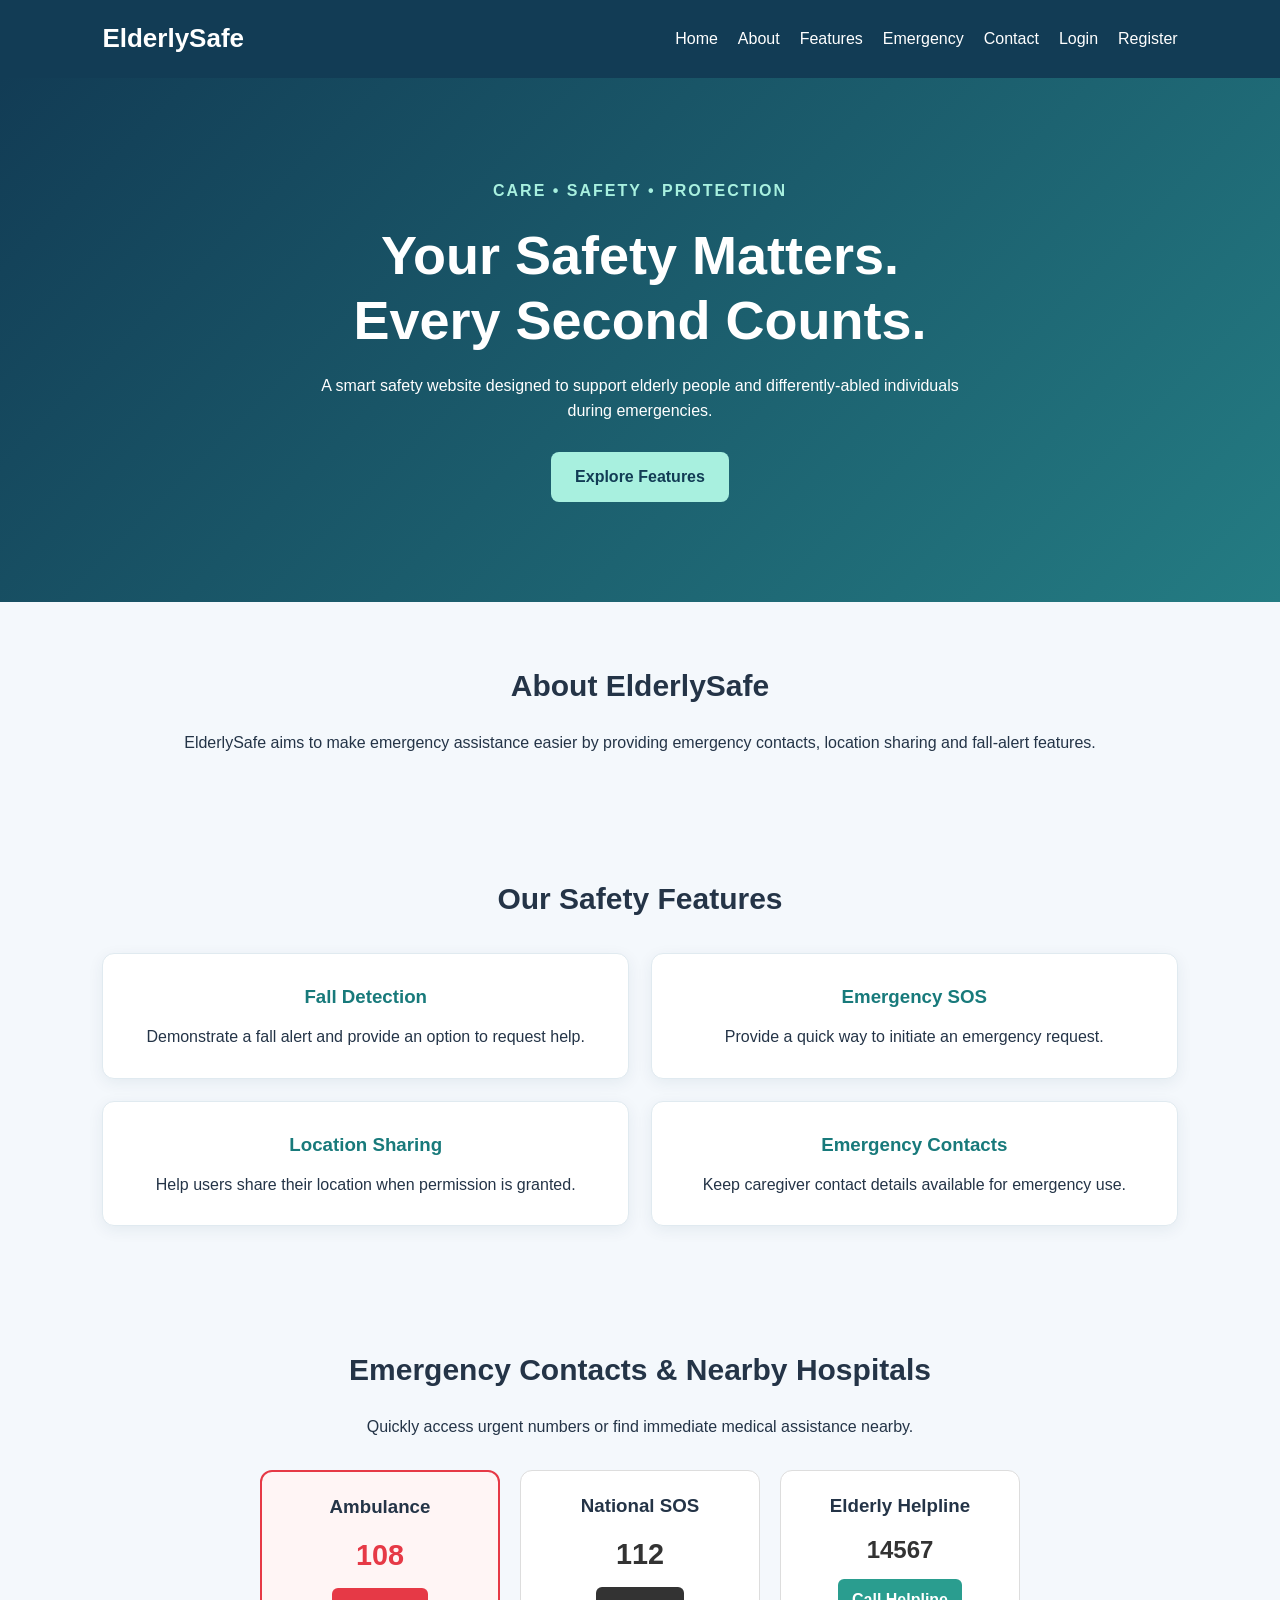
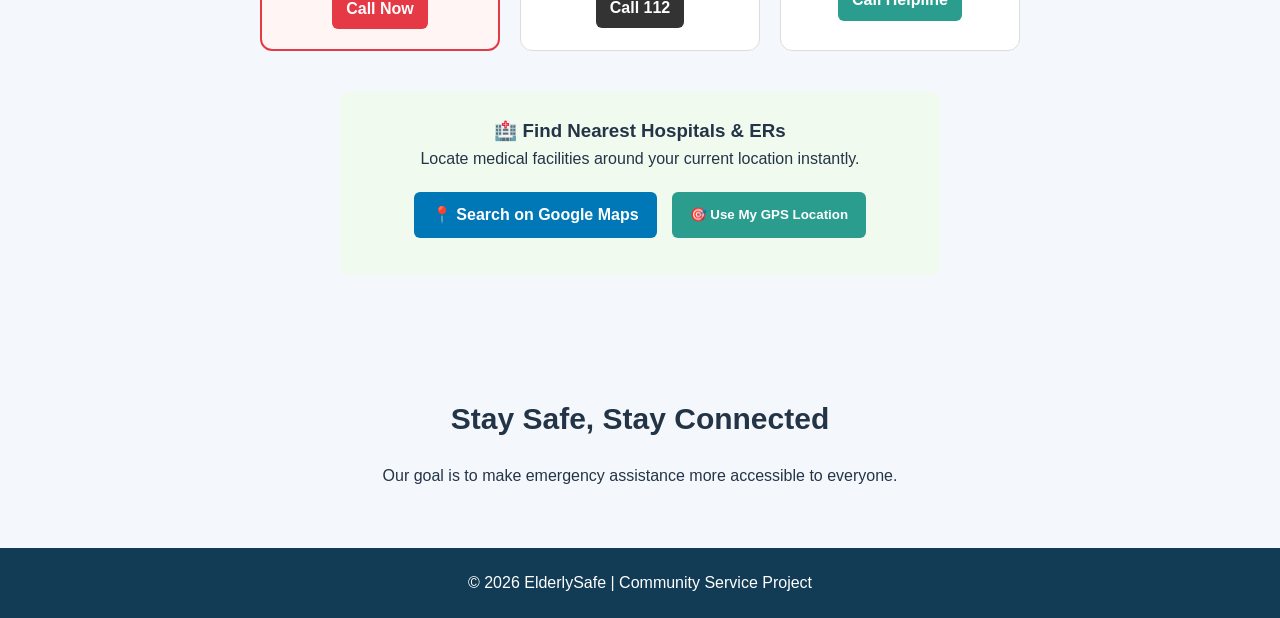
<file: ElderlySafeWebsite/index.html>
<!DOCTYPE html>
<html lang="en">
<head>
    <meta charset="UTF-8">
    <meta name="viewport" content="width=device-width, initial-scale=1.0">
    <title>ElderlySafe - Fall Detection System</title>
    <link rel="stylesheet" href="css/style.css">
</head>
<body>

    <header>
        <h2>ElderlySafe</h2>
        <nav>
            <a href="index.html">Home</a>
            <a href="#about">About</a>
            <a href="#features">Features</a>
            <!-- Added Emergency nav link -->
            <a href="#emergency-contacts">Emergency</a>
            <a href="#contact">Contact</a>
            <a href="login.html">Login</a>
            <a href="register.html">Register</a>
        </nav>
    </header>

    <main>
        <section class="hero">
            <p class="tagline">CARE • SAFETY • PROTECTION</p>

            <h1>Your Safety Matters.<br>
                Every Second Counts.</h1>

            <p>
                A smart safety website designed to support
                elderly people and differently-abled individuals
                during emergencies.
            </p>

            <a class="button" href="#features">
                Explore Features
            </a>
        </section>

        <section id="about" class="section">
            <h2>About ElderlySafe</h2>
            <p>
                ElderlySafe aims to make emergency assistance
                easier by providing emergency contacts,
                location sharing and fall-alert features.
            </p>
        </section>

        <section id="features" class="section">
            <h2>Our Safety Features</h2>

            <div class="features">
                <article class="feature-card">
                    <h3>Fall Detection</h3>
                    <p>
                        Demonstrate a fall alert and
                        provide an option to request help.
                    </p>
                </article>

                <article class="feature-card">
                    <h3>Emergency SOS</h3>
                    <p>
                        Provide a quick way to initiate
                        an emergency request.
                    </p>
                </article>

                <article class="feature-card">
                    <h3>Location Sharing</h3>
                    <p>
                        Help users share their location
                        when permission is granted.
                    </p>
                </article>

                <article class="feature-card">
                    <h3>Emergency Contacts</h3>
                    <p>
                        Keep caregiver contact details
                        available for emergency use.
                    </p>
                </article>
            </div>
        </section>

        <!-- NEW: Emergency Contacts & Nearby Hospitals Section Added Here -->
        <section id="emergency-contacts" class="section emergency-section">
            <h2>Emergency Contacts & Nearby Hospitals</h2>
            <p>Quickly access urgent numbers or find immediate medical assistance nearby.</p>

            <div class="emergency-grid" style="display: flex; flex-wrap: wrap; justify-content: center; gap: 20px; margin-top: 30px;">
                <!-- Ambulance Card -->
                <div class="emergency-card highlight" style="background: #fff5f5; border: 2px solid #e63946; border-radius: 12px; padding: 20px; width: 240px; text-align: center;">
                    <h3>Ambulance</h3>
                    <p class="phone-number" style="font-size: 1.8rem; font-weight: bold; color: #e63946; margin: 10px 0;">108</p>
                    <a href="tel:108" class="btn-call" style="background: #e63946; color: white; padding: 8px 14px; border-radius: 6px; text-decoration: none; font-weight: bold; display: inline-block;">Call Now</a>
                </div>

                <!-- National Emergency Card -->
                <div class="emergency-card" style="background: #ffffff; border: 1px solid #ddd; border-radius: 12px; padding: 20px; width: 240px; text-align: center;">
                    <h3>National SOS</h3>
                    <p class="phone-number" style="font-size: 1.8rem; font-weight: bold; color: #333; margin: 10px 0;">112</p>
                    <a href="tel:112" class="btn-call" style="background: #333; color: white; padding: 8px 14px; border-radius: 6px; text-decoration: none; font-weight: bold; display: inline-block;">Call 112</a>
                </div>

                <!-- Elderly Helpline Card -->
                <div class="emergency-card" style="background: #ffffff; border: 1px solid #ddd; border-radius: 12px; padding: 20px; width: 240px; text-align: center;">
                    <h3>Elderly Helpline</h3>
                    <p class="phone-number" style="font-size: 1.5rem; font-weight: bold; color: #333; margin: 10px 0;">14567</p>
                    <a href="tel:14567" class="btn-call" style="background: #2a9d8f; color: white; padding: 8px 14px; border-radius: 6px; text-decoration: none; font-weight: bold; display: inline-block;">Call Helpline</a>
                </div>
            </div>

            <!-- Hospital Finder Action Box -->
            <div class="hospital-finder-box" style="margin-top: 40px; background: #f1faee; padding: 25px; border-radius: 12px; text-align: center; max-width: 600px; margin-left: auto; margin-right: auto;">
                <h3>🏥 Find Nearest Hospitals & ERs</h3>
                <p>Locate medical facilities around your current location instantly.</p>
                <div style="margin-top: 20px; display: flex; gap: 15px; justify-content: center; flex-wrap: wrap;">
                    <a href="https://www.google.com/maps/search/hospitals+near+me" target="_blank" style="background: #0077b6; color: white; padding: 10px 18px; border-radius: 6px; text-decoration: none; font-weight: bold;">
                        📍 Search on Google Maps
                    </a>
                    <button onclick="getExactLocationHospitals()" style="background: #2a9d8f; color: white; padding: 10px 18px; border-radius: 6px; font-weight: bold; border: none; cursor: pointer;">
                        🎯 Use My GPS Location
                    </button>
                </div>
                <p id="location-status" style="margin-top: 12px; font-size: 0.9rem; color: #555;"></p>
            </div>
        </section>

        <section id="contact" class="section">
            <h2>Stay Safe, Stay Connected</h2>
            <p>
                Our goal is to make emergency assistance
                more accessible to everyone.
            </p>
        </section>
    </main>

    <footer>
        <p>© 2026 ElderlySafe | Community Service Project</p>
    </footer>

    <!-- GPS Script for Nearest Hospitals -->
    <script>
        function getExactLocationHospitals() {
            const status = document.getElementById("location-status");
            if (!navigator.geolocation) {
                status.textContent = "Geolocation is not supported by your browser.";
                return;
            }
            status.textContent = "Locating your position...";
            navigator.geolocation.getCurrentPosition(
                (position) => {
                    const lat = position.coords.latitude;
                    const lon = position.coords.longitude;
                    window.open(`https://www.google.com/maps/search/hospitals/@${lat},${lon},14z`, "_blank");
                    status.textContent = "Opening nearby hospitals...";
                },
                (error) => {
                    status.textContent = "Unable to retrieve location. Opening default search...";
                    window.open("https://www.google.com/maps/search/hospitals+near+me", "_blank");
                }
            );
        }
    </script>
</body>
</html>
</file>
<file: ElderlySafeWebsite/css/style.css>
* {
    margin: 0;
    padding: 0;
    box-sizing: border-box;
}

body {
    font-family: Arial, sans-serif;
    background: #f4f8fc;
    color: #243447;
    line-height: 1.6;
}

header {
    background: #123c55;
    color: white;
    padding: 18px 8%;
    display: flex;
    justify-content: space-between;
    align-items: center;
    flex-wrap: wrap;
    gap: 12px;
}

header h2 {
    font-size: 26px;
}

nav {
    display: flex;
    flex-wrap: wrap;
    gap: 20px;
}

nav a {
    color: white;
    text-decoration: none;
}

nav a:hover {
    color: #8fe3d5;
}

.hero {
    background: linear-gradient(135deg, #123c55, #247c83);
    color: white;
    text-align: center;
    padding: 100px 8%;
}

.tagline {
    color: #a8f0df;
    font-weight: bold;
    letter-spacing: 2px;
    margin-bottom: 20px;
}

.hero h1 {
    font-size: clamp(32px, 5vw, 54px);
    line-height: 1.2;
    margin-bottom: 20px;
}

.hero > p:not(.tagline) {
    max-width: 650px;
    margin: 0 auto 28px;
}

.button {
    display: inline-block;
    background: #a8f0df;
    color: #123c55;
    padding: 12px 24px;
    border-radius: 8px;
    text-decoration: none;
    font-weight: bold;
}

.button:hover {
    background: white;
}

.section {
    padding: 60px 8%;
    text-align: center;
}

.section h2 {
    font-size: 30px;
    margin-bottom: 20px;
}

.features {
    display: grid;
    grid-template-columns: repeat(2, minmax(0, 1fr));
    gap: 22px;
    margin-top: 30px;
}

.feature-card {
    background: white;
    padding: 28px;
    border-radius: 12px;
    box-shadow: 0 4px 16px #123c5512;
    border: 1px solid #e0eaf0;
}

.feature-card h3 {
    color: #187a7b;
    margin-bottom: 12px;
}

footer {
    background: #123c55;
    color: white;
    text-align: center;
    padding: 22px;
}

@media (max-width: 600px) {
    header {
        flex-direction: column;
    }

    .features {
        grid-template-columns: 1fr;
    }

    .hero {
        padding: 65px 6%;
    }
}
</file>
